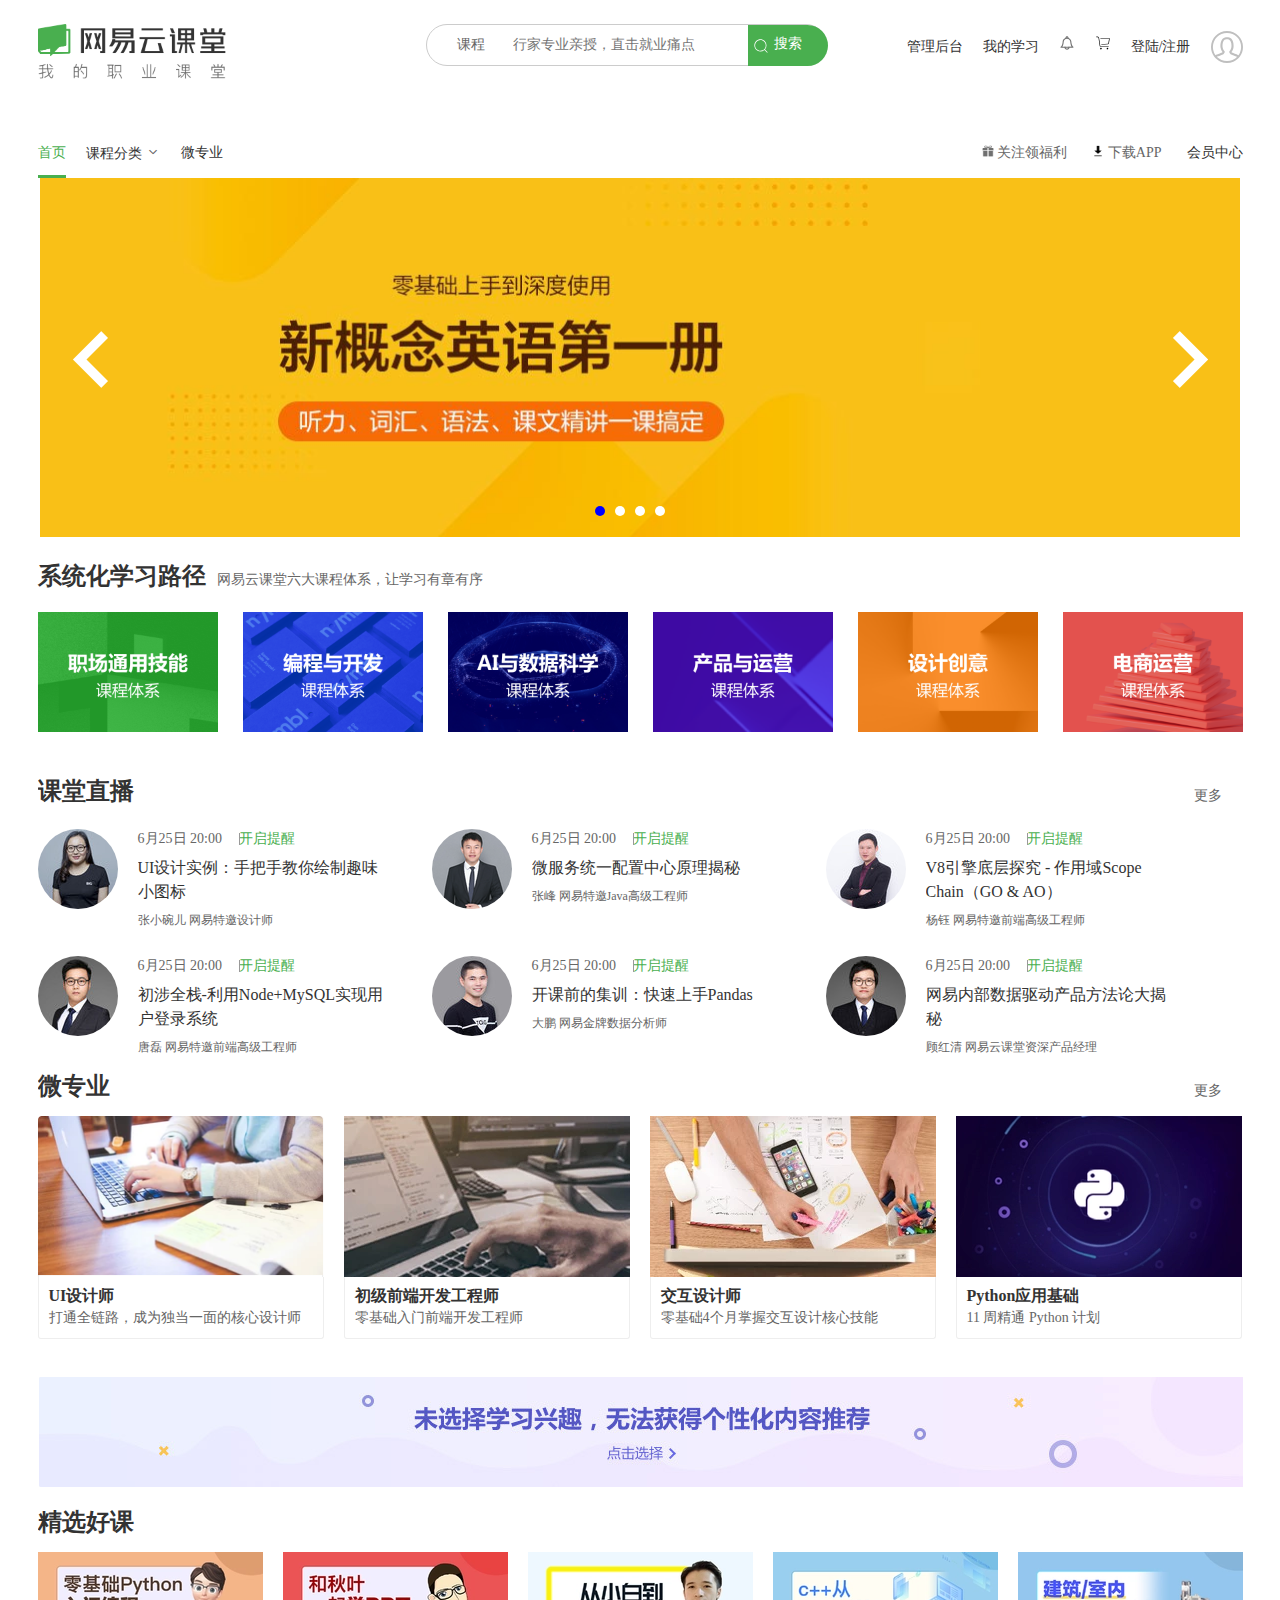
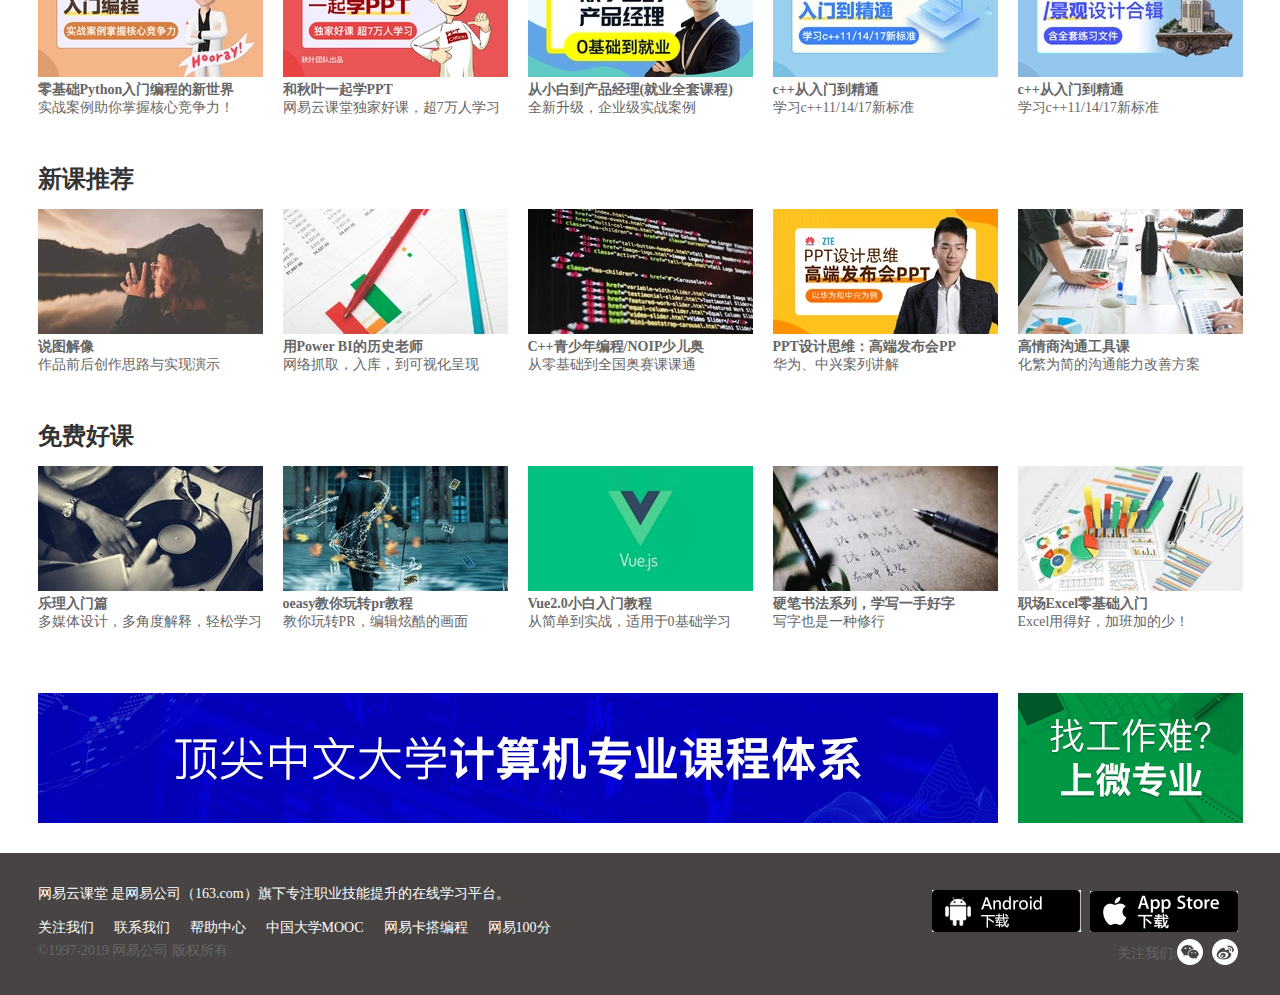
<file: public/index.html>
<!DOCTYPE html>
<html>
<head lang="en">
    <meta charset="UTF-8">
    <title>网易云课堂</title>
</head>
<link rel="stylesheet" href="../css/index.css">
<link rel="stylesheet" href="../css/font_stzl7rgwyqr/iconfont.css">
<body>
    <div class="top_father100%">
        <div class="top_content">
            <div>
                <a href="javascript:;"><img src="../image/logo.png" alt="" class="logo_img float_left"></a>
                <div class="top_input_div float_left">
                    <span>课程</span>
                    <input type="text" class="top_input" placeholder="行家专业亲授，直击就业痛点">
                    <div>搜索</div>
                </div>
                <div class="top_right_nav float_right">
                    <div class="float_right"><a href="javascript:;"><img src="../image/头像.png" alt=""></a></div>
                    <div class="float_right"><a href="javascript:;" class=top_nav_a>登陆/注册</a></div>
                    <i class="line float_right"></i>
                    <div class="float_right"><a href="javascript:;"><img src="../image/购物车.png" alt=""></a></div>
                    <div class="float_right"><a href="javascript:;"><img src="../image/铃铛.png" alt=""></a></div>
                    <div class="float_right"><a href="javascript:;" class=top_nav_a>我的学习</a></div>
                    <div class="float_right"><a href="javascript:;" class=top_nav_a>管理后台</a></div>
                </div>
            </div>
            <div class="top_nav">
                <a href="javascript:;">首页</a>
                <div class="float_left">
                    <a href="javascript:;">课程分类</a>
                    <span class="iconfont icon-xia"></span>
                    <ul class="nav_ul">
                        <li><a href="javascript:;">职场提升</a></li>
                        <li><a href="javascript:;">编程与开发</a></li>
                        <li><a href="javascript:;">AI/数据科学</a></li>
                        <li><a href="javascript:;">产品与运营</a></li>
                        <li><a href="javascript:;">设计创意</a></li>
                        <li><a href="javascript:;">电商运营</a></li>
                        <li><a href="javascript:;">语言学习</a></li>
                        <li><a href="javascript:;">职业考试</a></li>
                        <li><a href="javascript:;">生活兴趣</a></li>
                    </ul>
                </div>
                <a href="javascript:;">微专业</a>
                <div class="float_right">
                    <a href="javascript:;" class="float_right">会员中心</a>
                    <div class="float_right top_nav_r">
                        <img src="../image/下载 (1).png" alt="">
                        <span>下载APP</span>
                        <div class="down_div1 display_none">
                            <img src="../image/nav_qrcode.png" alt="" class="float_left">
                            <div>
                                <h4>扫码下载官方App</h4>
                                <a href="javascript:;"><img src="../image/Android.png" alt="" class="float_right"></a>
                                <a href="javascript:;"><img src="../image/apple.png" alt="" class="float_right"></a>
                            </div>
                        </div>
                    </div>
                    <div class="float_right top_nav_r">
                        <img src="../image/礼物.png" alt="">
                        <span>关注领福利</span>
                        <div class="display_none down_div">
                            <div>
                                关注云课堂官方微信号
                            </div>
                            <div>
                                -领取课程免费福利，超值学习资料-
                            </div>
                            <div>
                                <img src="../image/weixin.png" alt="">
                            </div>
                        </div>
                    </div>
                </div>
            </div>
        </div>
        <div id="main">
            <div id="banner">
              <div id="btn-left"></div>
              <ul id="ul-imgs" style="width:6000px; margin-left:0px;">
                <li><a href="javascript:;"><img src="../image/carousel-1.jpg" alt=""></a></li>
                <li><a href="javascript:;"><img src="../image/carousel-2.jpg" alt=""></a></li>
                <li><a href="javascript:;"><img src="../image/carousel-3.jpg" alt=""></a></li>
                <li><a href="javascript:;"><img src="../image/carousel-4.jpg" alt=""></a></li>
                <li><a href="javascript:;"><img src="../image/carousel-1.jpg" alt=""></a></li>
              </ul>
              <ul id="ul-idxs">
                <!--虽然li个数比实际图片张数多1，但小圆点的个数不必多1-->
                <li class="active"></li>
                <li></li>
                <li></li>
                <li></li>
              </ul>
              <div id="btn-right"></div>
            </div>
        </div>
        <div class="uc-course-system">
            <div class="uc-course-system_hd">
                <h2>系统化学习路径</h2>
                <span>网易云课堂六大课程体系，让学习有章有序</span>
            </div>
            <div class="uc-course-system_wrap">
                <a href="javascript:;"><img src="../image/c1.png" alt=""></a><a href="javascript:;"><img src="../image/c2.png" alt=""></a><a href="javascript:;"><img src="../image/c3.png" alt=""></a><a href="javascript:;"><img src="../image/c4.png" alt=""></a><a href="javascript:;"><img src="../image/c5.png" alt=""></a><a href="javascript:;"><img src="../image/c6.png" alt=""></a>
            </div>
        </div>
        <div class="um-live-live-list">
            <div class="um-live-live-list-hd">
                <h2>课堂直播</h2>
                <a href="javascript:;">
                        <span class="i-icon"></span>
                        <span>更多</span>
                </a>
            </div>
            <div class="um-live-live-list-ct">
                <div class="card">
                    <div class="card_head"><img src="../image/people1.jpg" alt=""></div>
                    <div class="card_action">
                        <span>6月25日 20:00</span><span>开启提醒</span>
                    </div>
                    <div class="card_title">UI设计实例：手把手教你绘制趣味小图标</div>
                    <div class="card_subit">张小碗儿 网易特邀设计师</div>
                </div>
                <div class="card">
                    <div class="card_head"><img src="../image/people.png" alt=""></div>
                    <div class="card_action">
                        <span>6月25日 20:00</span><span>开启提醒</span>
                    </div>
                    <div class="card_title">微服务统一配置中心原理揭秘</div>
                    <div class="card_subit">张峰 网易特邀Java高级工程师</div>
                </div>
                <div class="card">
                    <div class="card_head"><img src="../image/people2.jpg" alt=""></div>
                    <div class="card_action">
                        <span>6月25日 20:00</span><span>开启提醒</span>
                    </div>
                    <div class="card_title">V8引擎底层探究 - 作用域Scope Chain（GO & AO）</div>
                    <div class="card_subit">杨钰 网易特邀前端高级工程师</div>
                </div>
                <div class="card">
                    <div class="card_head"><img src="../image/people3.jpg" alt=""></div>
                    <div class="card_action">
                        <span>6月25日 20:00</span><span>开启提醒</span>
                    </div>
                    <div class="card_title">初涉全栈-利用Node+MySQL实现用户登录系统</div>
                    <div class="card_subit">唐磊 网易特邀前端高级工程师</div>
                </div>
                <div class="card">
                    <div class="card_head"><img src="../image/people4.jpg" alt=""></div>
                    <div class="card_action">
                        <span>6月25日 20:00</span><span>开启提醒</span>
                    </div>
                    <div class="card_title">开课前的集训：快速上手Pandas</div>
                    <div class="card_subit">大鹏 网易金牌数据分析师</div>
                </div>
                <div class="card">
                    <div class="card_head"><img src="../image/people5.jpg" alt=""></div>
                    <div class="card_action">
                        <span>6月25日 20:00</span><span>开启提醒</span>
                    </div>
                    <div class="card_title">网易内部数据驱动产品方法论大揭秘</div>
                    <div class="card_subit">顾红清 网易云课堂资深产品经理</div>
                </div>
            </div>
            <div class="um-micro-card">
                <div class="um-micro-card-hd">
                        <h2>微专业</h2>
                        <a href="javascript:;">
                                <span class="i-icon"></span>
                                <span>更多</span>
                        </a>
                </div>
                <div class="um-micro-card-ct">
                    <div class="um-micro-card-ct-list">
                        <div>
                            <a href="javascript:;">
                                <div><img src="../image/11.png"></div>
                                <div>
                                    <h3>UI设计师</h3>
                                    <p>打通全链路，成为独当一面的核心设计师</p>
                                </div>
                            </a>
                        </div>
                        <div>
                            <a href="javascript:;">
                                <div><img src="../image/1.jpg"></div>
                                <div>
                                    <h3>初级前端开发工程师</h3>
                                    <p>零基础入门前端开发工程师</p>
                                </div>
                            </a>
                        </div>
                        <div>
                            <a href="javascript:;">
                                <div><img src="../image/3.jpg"></div>
                                <div>
                                    <h3>交互设计师</h3>
                                    <p>零基础4个月掌握交互设计核心技能</p>
                                </div>
                            </a>
                        </div>
                        <div>
                            <a href="javascript:;">
                                <div><img src="../image/2.png"></div>
                                <div>
                                    <h3>Python应用基础</h3>
                                    <p>11 周精通 Python 计划</p>
                                </div>
                            </a>
                        </div>
                    </div>
                </div>
            </div>
        </div>
        <div class="mc-index">
            <a href="javascript:;"></a>
        </div>
        <div class="uc-recommend-list">
            <div class="uc-recommend-list-row">
                <div>
                    <h2>精选好课</h2>
                </div>
                <div>
                    <div class="uc-recommend-list-row-conent">
                        <a href="javascript:;">
                            <div class="uc-recommend-list-img">
                                <img src="../image/12.webp" alt="">
                            </div>
                            <div>
                                <h3>零基础Python入门编程的新世界</h3>
                                <p>实战案例助你掌握核心竞争力！</p>
                            </div>
                        </a>
                    </div>
                    <div class="uc-recommend-list-row-conent">
                        <a href="javascript:;">
                            <div class="uc-recommend-list-img">
                                <img src="../image/13.webp" alt="">
                            </div>
                            <div>
                                <h3>和秋叶一起学PPT</h3>
                                 <p>网易云课堂独家好课，超7万人学习</p>
                            </div>
                        </a>
                    </div>
                    <div class="uc-recommend-list-row-conent">
                        <a href="javascript:;">
                            <div class="uc-recommend-list-img">
                                <img src="../image/14.webp" alt="">
                            </div>
                            <div>
                                <h3>从小白到产品经理(就业全套课程)</h3>
                                <p>全新升级，企业级实战案例</p>
                            </div>
                        </a>
                    </div>
                    <div class="uc-recommend-list-row-conent">
                        <a href="javascript:;">
                            <div class="uc-recommend-list-img">
                                <img src="../image/15.webp" alt="">
                            </div>
                            <div>
                                <h3>c++从入门到精通</h3>
                                <p>学习c++11/14/17新标准</p>
                            </div>
                        </a>
                    </div>
                    <div class="uc-recommend-list-row-conent">
                        <a href="javascript:;">
                            <div class="uc-recommend-list-img">
                                <img src="../image/16.webp" alt="">
                            </div>
                            <div>
                                <h3>c++从入门到精通</h3>
                                <p>学习c++11/14/17新标准</p>
                            </div>
                        </a>
                    </div>
                </div>
            </div>
            <div class="uc-recommend-list-row">
                <div>
                    <h2>新课推荐</h2>
                </div>
                <div>
                    <div class="uc-recommend-list-row-conent">
                        <a href="javascript:;">
                            <div class="uc-recommend-list-img">
                                <img src="../image/21.webp" alt="">
                            </div>
                            <div>
                                <h3>说图解像</h3>
                                <p>作品前后创作思路与实现演示</p>
                            </div>
                        </a>
                    </div>
                    <div class="uc-recommend-list-row-conent">
                        <a href="javascript:;">
                            <div class="uc-recommend-list-img">
                                <img src="../image/22.webp" alt="">
                            </div>
                            <div>
                                <h3>用Power BI的历史老师</h3>
                                 <p>网络抓取，入库，到可视化呈现</p>
                            </div>
                        </a>
                    </div>
                    <div class="uc-recommend-list-row-conent">
                        <a href="javascript:;">
                            <div class="uc-recommend-list-img">
                                <img src="../image/23.webp" alt="">
                            </div>
                            <div>
                                <h3>C++青少年编程/NOIP少儿奥</h3>
                                <p>从零基础到全国奥赛课课通</p>
                            </div>
                        </a>
                    </div>
                    <div class="uc-recommend-list-row-conent">
                        <a href="javascript:;">
                            <div class="uc-recommend-list-img">
                                <img src="../image/24.webp" alt="">
                            </div>
                            <div>
                                <h3>PPT设计思维：高端发布会PP</h3>
                                <p>华为、中兴案列讲解</p>
                            </div>
                        </a>
                    </div>
                    <div class="uc-recommend-list-row-conent">
                        <a href="javascript:;">
                            <div class="uc-recommend-list-img">
                                <img src="../image/26.webp" alt="">
                            </div>
                            <div>
                                <h3>高情商沟通工具课</h3>
                                <p>化繁为简的沟通能力改善方案</p>
                            </div>
                        </a>
                    </div>
                </div>
            </div>
            <div class="uc-recommend-list-row">
                <div>
                    <h2>免费好课</h2>
                </div>
                <div>
                    <div class="uc-recommend-list-row-conent">
                        <a href="javascript:;">
                            <div class="uc-recommend-list-img">
                                <img src="../image/31.webp" alt="">
                            </div>
                            <div>
                                <h3>乐理入门篇</h3>
                                <p>多媒体设计，多角度解释，轻松学习</p>
                            </div>
                        </a>
                    </div>
                    <div class="uc-recommend-list-row-conent">
                        <a href="javascript:;">
                            <div class="uc-recommend-list-img">
                                <img src="../image/32.webp" alt="">
                            </div>
                            <div>
                                <h3>oeasy教你玩转pr教程</h3>
                                 <p>教你玩转PR，编辑炫酷的画面</p>
                            </div>
                        </a>
                    </div>
                    <div class="uc-recommend-list-row-conent">
                        <a href="javascript:;">
                            <div class="uc-recommend-list-img">
                                <img src="../image/33.webp" alt="">
                            </div>
                            <div>
                                <h3>Vue2.0小白入门教程</h3>
                                <p>从简单到实战，适用于0基础学习</p>
                            </div>
                        </a>
                    </div>
                    <div class="uc-recommend-list-row-conent">
                        <a href="javascript:;">
                            <div class="uc-recommend-list-img">
                                <img src="../image/34.webp" alt="">
                            </div>
                            <div>
                                <h3>硬笔书法系列，学写一手好字</h3>
                                <p>写字也是一种修行</p>
                            </div>
                        </a>
                    </div>
                    <div class="uc-recommend-list-row-conent">
                        <a href="javascript:;">
                            <div class="uc-recommend-list-img">
                                <img src="../image/35.webp" alt="">
                            </div>
                            <div>
                                <h3>职场Excel零基础入门</h3>
                                <p>Excel用得好，加班加的少！</p>
                            </div>
                        </a>
                    </div>
                </div>
            </div>
            
        </div>
        <div class="footer">
            <div class="float_left"><img src="../image/footer1.jpg" ></div>
            <div class="float_right"><img src="../image/footer2.jpg" ></div>
        </div>
    </div>
    <footer>
        <div class="foot">
            <div class="foot-left float_left">
                <p>网易云课堂 是网易公司（163.com）旗下专注职业技能提升的在线学习平台。</p>
                <ul>
                    <li><a href="javascript:;">关注我们</a></li>
                    <li><a href="javascript:;">联系我们</a></li>
                    <li><a href="javascript:;">帮助中心</a></li>
                    <li><a href="javascript:;">中国大学MOOC</a></li>
                    <li><a href="javascript:;">网易卡搭编程</a></li>
                    <li><a href="javascript:;">网易100分</a></li>
                </ul>
                <div>©1997-2019 网易公司 版权所有</div>
            </div>
            <div class="foot-right float_right">
                <div>
                    <img src="../image/Android.png">
                    <img src="../image/apple.png">
                    <p>关注我们:<img src="../image/we.png"> <img src="../image/bo.png" ></p>
                </div>
            </div>
        </div>
    </footer>
    <script src="../js/jquery-1.11.3.js"></script>
    <script src="../js/index.js"></script>
    <script src="../js/carousel.js"></script>
    <script src="../js/vue.js"></script>
</body>
</html>
</file>
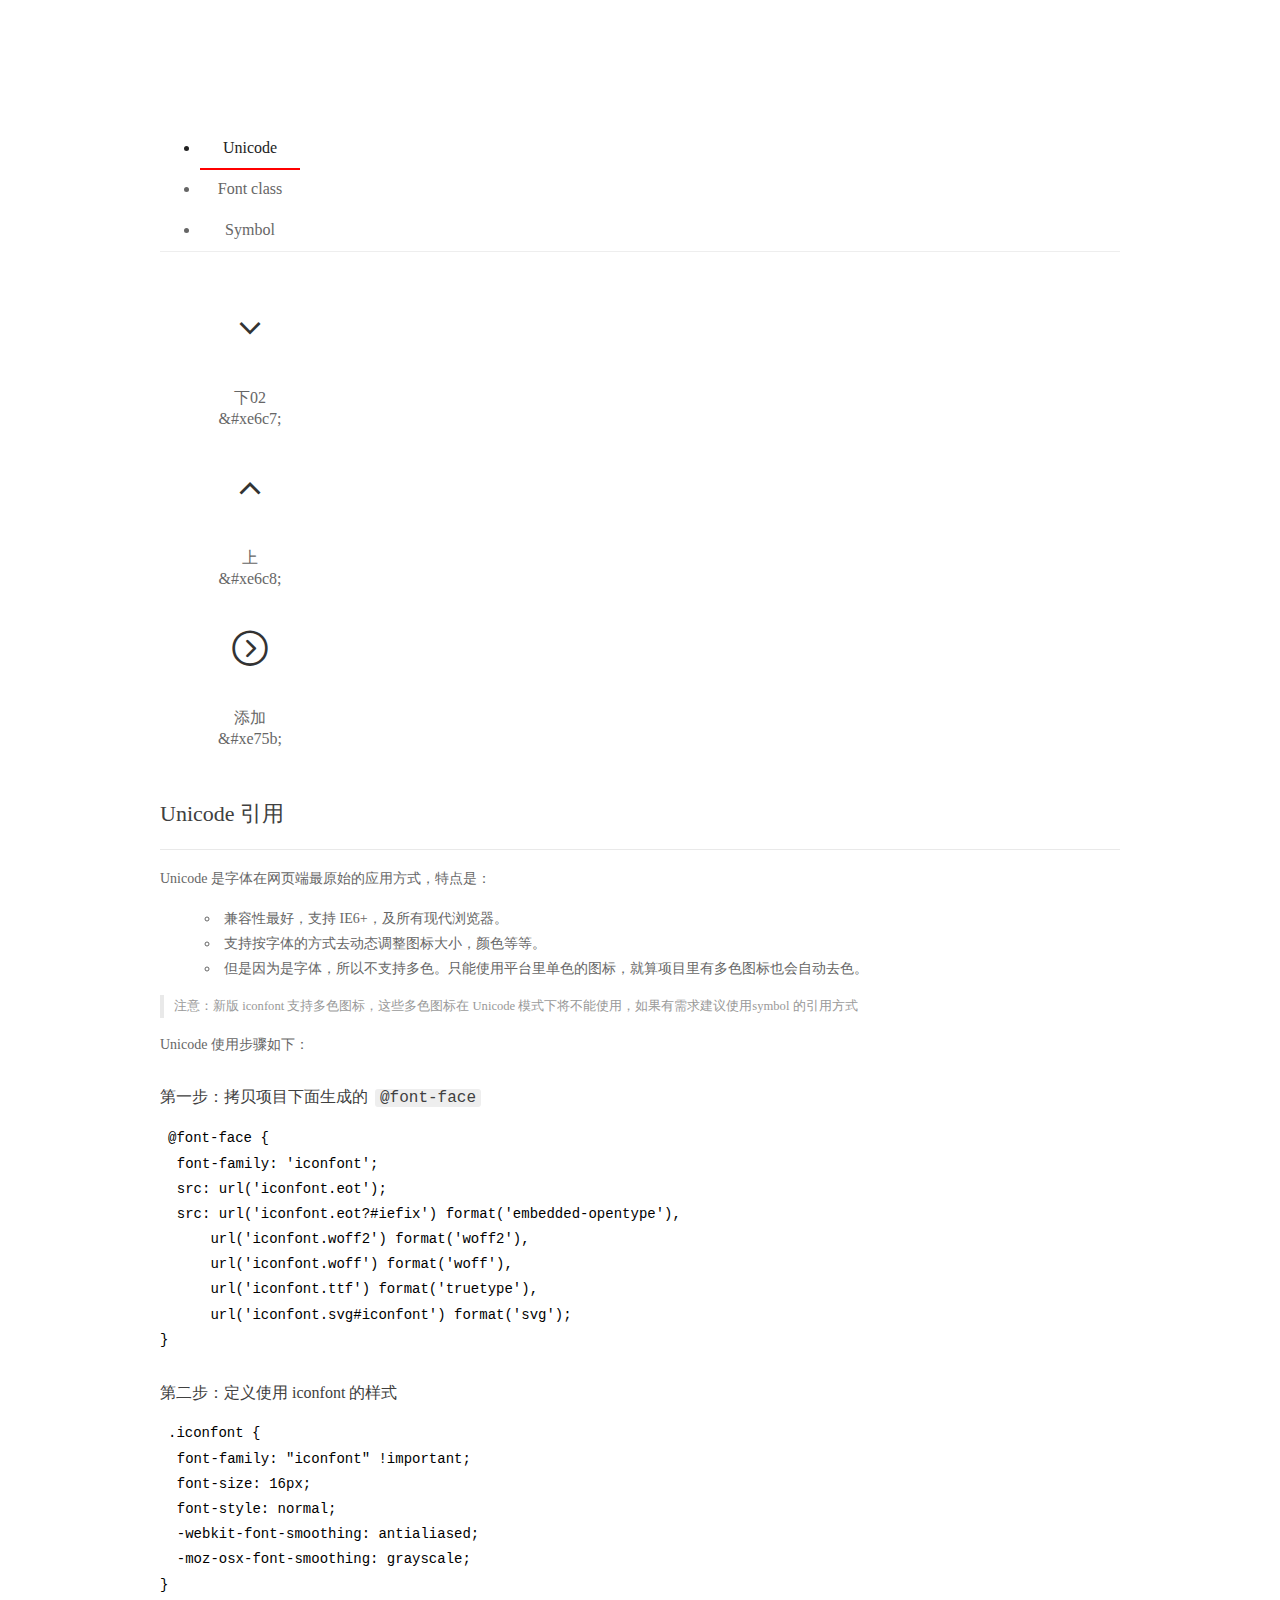
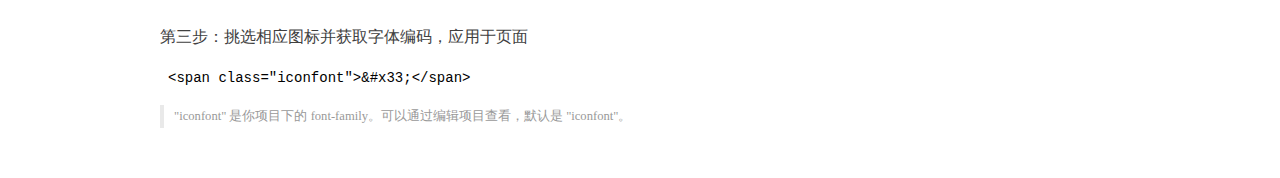
<file: css/font_stzl7rgwyqr/demo_index.html>
<!DOCTYPE html>
<html>
<head>
  <meta charset="utf-8"/>
  <title>IconFont Demo</title>
  <link rel="shortcut icon" href="https://gtms04.alicdn.com/tps/i4/TB1_oz6GVXXXXaFXpXXJDFnIXXX-64-64.ico" type="image/x-icon"/>
  <link rel="stylesheet" href="https://g.alicdn.com/thx/cube/1.3.2/cube.min.css">
  <link rel="stylesheet" href="demo.css">
  <link rel="stylesheet" href="iconfont.css">
  <script src="iconfont.js"></script>
  <!-- jQuery -->
  <script src="https://a1.alicdn.com/oss/uploads/2018/12/26/7bfddb60-08e8-11e9-9b04-53e73bb6408b.js"></script>
  <!-- 代码高亮 -->
  <script src="https://a1.alicdn.com/oss/uploads/2018/12/26/a3f714d0-08e6-11e9-8a15-ebf944d7534c.js"></script>
</head>
<body>
  <div class="main">
    <h1 class="logo"><a href="https://www.iconfont.cn/" title="iconfont 首页" target="_blank">&#xe86b;</a></h1>
    <div class="nav-tabs">
      <ul id="tabs" class="dib-box">
        <li class="dib active"><span>Unicode</span></li>
        <li class="dib"><span>Font class</span></li>
        <li class="dib"><span>Symbol</span></li>
      </ul>
      
    </div>
    <div class="tab-container">
      <div class="content unicode" style="display: block;">
          <ul class="icon_lists dib-box">
          
            <li class="dib">
              <span class="icon iconfont">&#xe6c7;</span>
                <div class="name">下02</div>
                <div class="code-name">&amp;#xe6c7;</div>
              </li>
          
            <li class="dib">
              <span class="icon iconfont">&#xe6c8;</span>
                <div class="name">上</div>
                <div class="code-name">&amp;#xe6c8;</div>
              </li>
          
            <li class="dib">
              <span class="icon iconfont">&#xe75b;</span>
                <div class="name">添加</div>
                <div class="code-name">&amp;#xe75b;</div>
              </li>
          
          </ul>
          <div class="article markdown">
          <h2 id="unicode-">Unicode 引用</h2>
          <hr>

          <p>Unicode 是字体在网页端最原始的应用方式，特点是：</p>
          <ul>
            <li>兼容性最好，支持 IE6+，及所有现代浏览器。</li>
            <li>支持按字体的方式去动态调整图标大小，颜色等等。</li>
            <li>但是因为是字体，所以不支持多色。只能使用平台里单色的图标，就算项目里有多色图标也会自动去色。</li>
          </ul>
          <blockquote>
            <p>注意：新版 iconfont 支持多色图标，这些多色图标在 Unicode 模式下将不能使用，如果有需求建议使用symbol 的引用方式</p>
          </blockquote>
          <p>Unicode 使用步骤如下：</p>
          <h3 id="-font-face">第一步：拷贝项目下面生成的 <code>@font-face</code></h3>
<pre><code class="language-css"
>@font-face {
  font-family: 'iconfont';
  src: url('iconfont.eot');
  src: url('iconfont.eot?#iefix') format('embedded-opentype'),
      url('iconfont.woff2') format('woff2'),
      url('iconfont.woff') format('woff'),
      url('iconfont.ttf') format('truetype'),
      url('iconfont.svg#iconfont') format('svg');
}
</code></pre>
          <h3 id="-iconfont-">第二步：定义使用 iconfont 的样式</h3>
<pre><code class="language-css"
>.iconfont {
  font-family: "iconfont" !important;
  font-size: 16px;
  font-style: normal;
  -webkit-font-smoothing: antialiased;
  -moz-osx-font-smoothing: grayscale;
}
</code></pre>
          <h3 id="-">第三步：挑选相应图标并获取字体编码，应用于页面</h3>
<pre>
<code class="language-html"
>&lt;span class="iconfont"&gt;&amp;#x33;&lt;/span&gt;
</code></pre>
          <blockquote>
            <p>"iconfont" 是你项目下的 font-family。可以通过编辑项目查看，默认是 "iconfont"。</p>
          </blockquote>
          </div>
      </div>
      <div class="content font-class">
        <ul class="icon_lists dib-box">
          
          <li class="dib">
            <span class="icon iconfont icon-xia"></span>
            <div class="name">
              下02
            </div>
            <div class="code-name">.icon-xia
            </div>
          </li>
          
          <li class="dib">
            <span class="icon iconfont icon-shang"></span>
            <div class="name">
              上
            </div>
            <div class="code-name">.icon-shang
            </div>
          </li>
          
          <li class="dib">
            <span class="icon iconfont icon-tianjia"></span>
            <div class="name">
              添加
            </div>
            <div class="code-name">.icon-tianjia
            </div>
          </li>
          
        </ul>
        <div class="article markdown">
        <h2 id="font-class-">font-class 引用</h2>
        <hr>

        <p>font-class 是 Unicode 使用方式的一种变种，主要是解决 Unicode 书写不直观，语意不明确的问题。</p>
        <p>与 Unicode 使用方式相比，具有如下特点：</p>
        <ul>
          <li>兼容性良好，支持 IE8+，及所有现代浏览器。</li>
          <li>相比于 Unicode 语意明确，书写更直观。可以很容易分辨这个 icon 是什么。</li>
          <li>因为使用 class 来定义图标，所以当要替换图标时，只需要修改 class 里面的 Unicode 引用。</li>
          <li>不过因为本质上还是使用的字体，所以多色图标还是不支持的。</li>
        </ul>
        <p>使用步骤如下：</p>
        <h3 id="-fontclass-">第一步：引入项目下面生成的 fontclass 代码：</h3>
<pre><code class="language-html">&lt;link rel="stylesheet" href="./iconfont.css"&gt;
</code></pre>
        <h3 id="-">第二步：挑选相应图标并获取类名，应用于页面：</h3>
<pre><code class="language-html">&lt;span class="iconfont icon-xxx"&gt;&lt;/span&gt;
</code></pre>
        <blockquote>
          <p>"
            iconfont" 是你项目下的 font-family。可以通过编辑项目查看，默认是 "iconfont"。</p>
        </blockquote>
      </div>
      </div>
      <div class="content symbol">
          <ul class="icon_lists dib-box">
          
            <li class="dib">
                <svg class="icon svg-icon" aria-hidden="true">
                  <use xlink:href="#icon-xia"></use>
                </svg>
                <div class="name">下02</div>
                <div class="code-name">#icon-xia</div>
            </li>
          
            <li class="dib">
                <svg class="icon svg-icon" aria-hidden="true">
                  <use xlink:href="#icon-shang"></use>
                </svg>
                <div class="name">上</div>
                <div class="code-name">#icon-shang</div>
            </li>
          
            <li class="dib">
                <svg class="icon svg-icon" aria-hidden="true">
                  <use xlink:href="#icon-tianjia"></use>
                </svg>
                <div class="name">添加</div>
                <div class="code-name">#icon-tianjia</div>
            </li>
          
          </ul>
          <div class="article markdown">
          <h2 id="symbol-">Symbol 引用</h2>
          <hr>

          <p>这是一种全新的使用方式，应该说这才是未来的主流，也是平台目前推荐的用法。相关介绍可以参考这篇<a href="">文章</a>
            这种用法其实是做了一个 SVG 的集合，与另外两种相比具有如下特点：</p>
          <ul>
            <li>支持多色图标了，不再受单色限制。</li>
            <li>通过一些技巧，支持像字体那样，通过 <code>font-size</code>, <code>color</code> 来调整样式。</li>
            <li>兼容性较差，支持 IE9+，及现代浏览器。</li>
            <li>浏览器渲染 SVG 的性能一般，还不如 png。</li>
          </ul>
          <p>使用步骤如下：</p>
          <h3 id="-symbol-">第一步：引入项目下面生成的 symbol 代码：</h3>
<pre><code class="language-html">&lt;script src="./iconfont.js"&gt;&lt;/script&gt;
</code></pre>
          <h3 id="-css-">第二步：加入通用 CSS 代码（引入一次就行）：</h3>
<pre><code class="language-html">&lt;style&gt;
.icon {
  width: 1em;
  height: 1em;
  vertical-align: -0.15em;
  fill: currentColor;
  overflow: hidden;
}
&lt;/style&gt;
</code></pre>
          <h3 id="-">第三步：挑选相应图标并获取类名，应用于页面：</h3>
<pre><code class="language-html">&lt;svg class="icon" aria-hidden="true"&gt;
  &lt;use xlink:href="#icon-xxx"&gt;&lt;/use&gt;
&lt;/svg&gt;
</code></pre>
          </div>
      </div>

    </div>
  </div>
  <script>
  $(document).ready(function () {
      $('.tab-container .content:first').show()

      $('#tabs li').click(function (e) {
        var tabContent = $('.tab-container .content')
        var index = $(this).index()

        if ($(this).hasClass('active')) {
          return
        } else {
          $('#tabs li').removeClass('active')
          $(this).addClass('active')

          tabContent.hide().eq(index).fadeIn()
        }
      })
    })
  </script>
</body>
</html>
</file>
<file: css/index.css>
*{
  margin: 0;
  padding: 0;
  color:#666;
  font-size: 14px;
  box-sizing: border-box;
}
a{
  color:#333;
  text-decoration: none;
}
.float_left{
  float:left;
}
.float_right{
  float: right;
}
.border{
  border: 1px solid #49AF4F !important;
}
.display_none{
  display: none;
}
.top_content{
  width: 1205px;
  margin: auto;
}
.top_content>div:first-child{
  height: 106px;
  margin-top: 24px;
}
.logo_img{
  width: 188px;
  height: 55px;
  margin-right: 200px;
}
.top_right_nav a:hover{
  color:#49AF4F;
}
.top_input_div{
  width: 401px;
  border:1px solid #ccc;
  border-radius:25px;
  position:relative;
}
.top_input_div>div{
  background-color:#49AF4F;
  width: 80px;
  height: 41px;
  position: absolute;
  border-top-right-radius: 25px;
  border-bottom-right-radius: 25px;
  top:0;
  left:321px;
  text-align: center;
  line-height: 38px;
  color:#fff;
  background-image: url(../image/放大镜.png);
  background-repeat: no-repeat;
  background-position: 5px center;
  cursor: pointer;
}
.top_input_div span{
  margin-left:30px; 
  line-height: 40px;
  cursor: pointer;
}
.top_input{
  width: 240px;
  padding-left: 25px;
  border-left: 0;
  outline: none;
  border: 1px solid #ccc;
  border: 0;
}
.top_right_nav div:not(:first-child){
  margin-right: 20px;
}
.top_right_nav a{
  line-height: 46px;
}

.top_right_nav a>img{
  margin-top:7px;
}
.top_nav>a{
  display:block;
  float: left;
  margin-right: 20px;
}
.top_nav>a:nth-child(3){
  margin-left:20px;
}
.top_nav>a:first-child{
  border-bottom:3px solid #49AF4F;
  color:#49AF4F;
}
.top_nav>a:hover{
  border-bottom:3px solid #49AF4F;
  color:#49AF4F;
}
.top_nav>div>a:hover{
  color:#49AF4F;
  height: 100%;
}
.nav_ul{
  list-style: none;
  position: absolute;
  top: 44px;
  left:35px;
  overflow: hidden;
  box-shadow:0px 0px 14px 0px #0000001a;
  text-align: center;
  transition: all 0.3s linear;
  height: 0;
  z-index: 10;
  background-color:#fff;
}
.nav_ul li{
  width: 106px;
  height: 44px;
  cursor: pointer;
}
.top_nav{
  position: relative;
  height: 45px;
  line-height: 45px;
}
.nav_ul li:hover{
  background-color:lightblue;
  line-height:44px;
}
.top_nav>div:nth-child(2):hover>ul.nav_ul{
  height: 396px;
}
.top_nav_r{
  margin-right:25px;
  cursor: pointer;
  position: relative;
}
.top_nav_r img{
  width: 12px;
  cursor: pointer;
}
.top_nav_r:hover{
  color:#49AF4F;
}
.top_nav_r:hover>div:last-child{
  display: block;
}
.top_content::after{
  content: "";
  display: block;
  clear: both;
}
/* 轮播图 */
#main{
  width:1200px;
  margin:0 auto;
}
#banner{
  width:1200px;
  overflow:hidden;
  position:relative;
}
#ul-imgs{
  list-style:none;
}
#ul-imgs.transition{
  transition:all .5s linear;
}
#ul-imgs>li{
  width:1200px;
  float:left;
}
#ul-imgs img{
  width:1200px;
}
#ul-idxs{
  width:100px;
  margin:0 auto;
  list-style:none;
  position:absolute;
  bottom:25px;
  left:50%;
  margin-left:-50px;
}
#ul-idxs>li{
  float:left;
  width:10px; height:10px;
  background-color:#fff;
  border-radius:5px;
  margin:0 5px;
  cursor:pointer;
}
#ul-idxs>li.active{
  background-color:blue;
}
#btn-left,#btn-right{
  width:60px;
  height:100%;
  position:absolute;
  top:0;
  background-repeat:no-repeat;
  background-position:center;
  cursor:pointer;
}
#btn-left{
  left:20px;
  background-image:url(../image/left_ar.png);
}
#btn-right{
  right:20px;
  background-image:url(../image/right_ar.png);
}
#btn-left:hover,#btn-right:hover{
  background-size:40px 70px
}
.top_nav_r>span:hover{
  color:#49AF4F;
}
div.down_div{
  width: 240px;
  height: 244px;
  text-align: center;
  position: absolute;
  z-index: 10;
  background: #fff;
  border-radius: 2px;
  box-shadow: 0 2px 8px 0 rgba(0,0,0,0.15);
  left: -70px;
  padding-bottom: 20px;
}
.down_div img{
  width: 145px;
}
.down_div>div:first-child{
  height: 30px;
  font-size: 14px;
  color: #333;
  height: 30px;
  line-height: 30px;
}
.down_div>div:nth-child(2){
  font-size: 12px;
  color: #666;
  height: 26px;
  line-height: 26px;
}
.down_div1{
  position: absolute;
  padding: 20px;
  background-color: #fff;
  height: 140px;
  width: 310px;
  border: 1px solid #ddd;
  box-sizing: content-box;
  z-index: 10;
  left: -125px;
  text-align: center;
}
.down_div1 img{
  width: 140px;
}
.down_div1 h4{
  line-height: 28px;
  font-size: 17px;
  color: #666;
}
.down_div1 div img{
  width: 150px;
  height: 44px;
  margin-top: 10px;
}
.uc-course-system{
  width: 1205px;
  margin: 20px auto 40px auto;
}
.uc-course-system_wrap{
  width: 1230px;
  margin-top:20px;
}
.uc-course-system_wrap img{
  width: 180px;
  height: 120px;
}
.uc-course-system_wrap a{
  margin-right: 25px;
  border-radius: 3px;
  overflow: hidden;
}
.uc-course-system_hd h2{
  font-size: 24px;
  line-height: 31px;
  color: #333;
  display: inline-block;
}
.uc-course-system_hd span{
  font-size: 14px;
  line-height: 19px;
  color: #666;
  margin-left: 8px;
}
.um-live-live-list{
  margin: 0 auto;
  width: 1205px;
}
.um-live-live-list-hd{
  position: relative;
  width: 1205px;
  margin: 0 auto 10px;
  overflow: hidden;
  z-index: 0
}
.um-live-live-list h2{
  float: left;
  font-size: 24px;
  color: #333;
  line-height: 31px
}
.um-live-live-list a{
  position: relative;
  top: 4px;
  float: right;
  color: #666;
  font-size: 14px;
  line-height: 31px;
}
.um-live-live-list a span:hover{
  color:#49AF4F;
}
.um-live-live-list .i-icon{
  position: relative;
  top:7px;
  display: inline-block;
  width: 18px;
  height: 18px;
  background: url(//s.stu.126.net/res/images/ui/ui_sprite.png?1367c4a…) no-repeat -1px -1674px;
  margin-left: 3px;
  float:right;
  cursor: pointer;
}
.um-live-live-list-ct{
  margin: 0 auto 0 -12px;
  width: 1254px;
  font-size: 0;
}
.card{
  display: inline-block;
  padding: 12px;
  margin-right: 24px;
  width: 370px;
  font-size: 0;
  vertical-align: top;
  margin-bottom: 4px;
  cursor: pointer;
  position: relative;
}
.card:hover{
  box-shadow: 0 0 6px 0 rgba(0,0,0,0.1);
  border-radius: 2px;
}
.card_head{
  float: left;
  margin-right: 20px;
  height: 80px;
  width: 80px;
  font-size: 0;
}
.card_head img{
  height: 100%;
  width: 100%;
  border-radius: 50%
}
.card_action{
  position: relative;
  margin-bottom: 8px;
  font-size: 14px;
  line-height: 19px;
  color: #333;
}
.card_action>span{
  margin-right: 17px;
}
.card_action>span:first-child::after{
  position: absolute;
  content: '';
  height: 12px;
  width: 1px;
  background: #999;
  top: 4px;
  left: 201px;
}
.card_action>span:last-child{
  color:#49AF4F;
}
.card_title{
  margin-bottom: 8px;
  font-size: 16px;
  line-height: 24px;
  color: #333;
  overflow: hidden;
}
.card_subit{
  font-size: 12px;
  line-height: 16px;
  color: #666;
  margin-left: 100px;
}
.um-micro-card-hd{
  position: relative;
    width: 1205px;
    margin: 0 auto 10px;
    overflow: hidden;
    z-index: 0;
    vertical-align: middle;
}
.um-micro-card-ct{
  position: relative;
  width: 1205px;
  margin: 10px auto;
  overflow: hidden;
  z-index: 0;
}
.um-micro-card-ct-list{
  margin: 0 -20px -32px 0;
  overflow: hidden;
  position: relative;
  width: 1225px;
  margin: 0 auto;
  z-index: 0
}
.um-micro-card-ct-list a{
  float: left;
  margin: 0 20px 32px 0;
  position: relative;
  width: 286px;
}
.um-live-live-list a img{
  display: block;
  width: 286px;
  height: 161px;
  transition: all 0.6s;
}
.um-live-live-list a div:first-child{
  overflow: hidden;
}
.um-live-live-list a img:hover{
  transform:scale(1.3);
}
.um-live-live-list a div:last-child{
  padding: 8px 0 12px 10px;
    box-sizing: border-box;
    text-align: left;
    margin: 0 auto;
    border: 1px solid #eee;
    border-top: none;
    border-radius: 0 0 3px 3px;
}
.um-live-live-list a div:last-child h3{
  font-size: 16px;
  height: 22px;
  line-height: 22px;
  margin: 0 0 3px 0;
  color: #333;
}
.um-live-live-list a div:last-child p{
  white-space: nowrap;
    font-size: 14px;
    height: 16px;
    line-height: 16px;
    margin: 0;
    color: #666;
}
.mc-index a{
  display: block;
  margin:0 auto 20px;
  width: 1205px;
  height: 110px;
  background:url("../image/logo_content.png");
}
.uc-recommend-list-row{
  margin: 0 auto;
  width: 1205px;
  overflow: hidden;
}
.uc-recommend-list-row>div:last-child{
  overflow: hidden;
  width: 1225px;
}
.uc-recommend-list-row-conent{
  float: left;
  background-color: #fff;
  margin: 0 20px 32px 0;
  width: 225px;
  height: 180px;
  overflow: hidden;
}
.uc-recommend-list-row>div:first-child h2{
  margin-bottom: 14px;
  font-size: 24px;
  color: #333;
  height: 31px;
  line-height: 31px
}
.uc-recommend-list-row-conent a{
  display: block;
}
.uc-recommend-list-row-conenta>div:last-child>h3{
  line-height: 22px;
  margin: 6px 0;
}
.uc-recommend-list-row-conent>div:last-child>p{
  font-size: 12px;
    color: #888888;
    line-height: 18px;
    height: 18px;
    overflow: hidden;
}
.uc-recommend-list-img{
  overflow: hidden;
}
.uc-recommend-list-img img{
  transition: all .3s linear;
}
.uc-recommend-list-img img:hover{
  transform: scale(1.1)
}
.footer{
  margin: 15px auto 26px;
  width: 1205px;
  overflow: hidden;
}
footer{
 background: #474443; 
}
footer>.foot{
  margin: 0 auto;
  line-height: 23px;
  position: relative;
  width: 1205px;
}
footer>.foot:after{
  content:"";
  display: block;
  clear: both;
}
.foot>.foot-left{
  width: 702px;
  padding: 30px 0;
}
.foot>.foot-left p{
  width: 740px;
  line-height: 22px;
  margin-bottom: 11px;
  color:#fff;
}
.foot-left ul{
  list-style: none;
}
.foot-left ul::after{
  content:"";
  display: block;
  clear: both;
}
.foot-left ul li{
  float: left;
  margin-right: 20px;
}
.foot-left ul li a{
  color:#fff;
}
.foot-right{
  padding: 30px 0px;
  font-size: 12px;
  text-align: right;
  line-height: 22px;
}
.foot-right img{
  position: relative;
  top: 7px;
  margin-right:5px;
}
</file>
<file: css/font_stzl7rgwyqr/iconfont.css>
@font-face {font-family: "iconfont";
  src: url('iconfont.eot?t=1561298224936'); /* IE9 */
  src: url('iconfont.eot?t=1561298224936#iefix') format('embedded-opentype'), /* IE6-IE8 */
  url('[data-uri]') format('woff2'),
  url('iconfont.woff?t=1561298224936') format('woff'),
  url('iconfont.ttf?t=1561298224936') format('truetype'), /* chrome, firefox, opera, Safari, Android, iOS 4.2+ */
  url('iconfont.svg?t=1561298224936#iconfont') format('svg'); /* iOS 4.1- */
}

.iconfont {
  font-family: "iconfont" !important;
  font-size: 16px;
  font-style: normal;
  -webkit-font-smoothing: antialiased;
  -moz-osx-font-smoothing: grayscale;
}

.icon-xia:before {
  content: "\e6c7";
}

.icon-shang:before {
  content: "\e6c8";
}

.icon-tianjia:before {
  content: "\e75b";
}
</file>
<file: css/font_stzl7rgwyqr/demo.css>
/* Logo 字体 */
@font-face {
  font-family: "iconfont logo";
  src: url('https://at.alicdn.com/t/font_985780_km7mi63cihi.eot?t=1545807318834');
  src: url('https://at.alicdn.com/t/font_985780_km7mi63cihi.eot?t=1545807318834#iefix') format('embedded-opentype'),
    url('https://at.alicdn.com/t/font_985780_km7mi63cihi.woff?t=1545807318834') format('woff'),
    url('https://at.alicdn.com/t/font_985780_km7mi63cihi.ttf?t=1545807318834') format('truetype'),
    url('https://at.alicdn.com/t/font_985780_km7mi63cihi.svg?t=1545807318834#iconfont') format('svg');
}

.logo {
  font-family: "iconfont logo";
  font-size: 160px;
  font-style: normal;
  -webkit-font-smoothing: antialiased;
  -moz-osx-font-smoothing: grayscale;
}

/* tabs */
.nav-tabs {
  position: relative;
}

.nav-tabs .nav-more {
  position: absolute;
  right: 0;
  bottom: 0;
  height: 42px;
  line-height: 42px;
  color: #666;
}

#tabs {
  border-bottom: 1px solid #eee;
}

#tabs li {
  cursor: pointer;
  width: 100px;
  height: 40px;
  line-height: 40px;
  text-align: center;
  font-size: 16px;
  border-bottom: 2px solid transparent;
  position: relative;
  z-index: 1;
  margin-bottom: -1px;
  color: #666;
}


#tabs .active {
  border-bottom-color: #f00;
  color: #222;
}

.tab-container .content {
  display: none;
}

/* 页面布局 */
.main {
  padding: 30px 100px;
  width: 960px;
  margin: 0 auto;
}

.main .logo {
  color: #333;
  text-align: left;
  margin-bottom: 30px;
  line-height: 1;
  height: 110px;
  margin-top: -50px;
  overflow: hidden;
  *zoom: 1;
}

.main .logo a {
  font-size: 160px;
  color: #333;
}

.helps {
  margin-top: 40px;
}

.helps pre {
  padding: 20px;
  margin: 10px 0;
  border: solid 1px #e7e1cd;
  background-color: #fffdef;
  overflow: auto;
}

.icon_lists {
  width: 100% !important;
  overflow: hidden;
  *zoom: 1;
}

.icon_lists li {
  width: 100px;
  margin-bottom: 10px;
  margin-right: 20px;
  text-align: center;
  list-style: none !important;
  cursor: default;
}

.icon_lists li .code-name {
  line-height: 1.2;
}

.icon_lists .icon {
  display: block;
  height: 100px;
  line-height: 100px;
  font-size: 42px;
  margin: 10px auto;
  color: #333;
  -webkit-transition: font-size 0.25s linear, width 0.25s linear;
  -moz-transition: font-size 0.25s linear, width 0.25s linear;
  transition: font-size 0.25s linear, width 0.25s linear;
}

.icon_lists .icon:hover {
  font-size: 100px;
}

.icon_lists .svg-icon {
  /* 通过设置 font-size 来改变图标大小 */
  width: 1em;
  /* 图标和文字相邻时，垂直对齐 */
  vertical-align: -0.15em;
  /* 通过设置 color 来改变 SVG 的颜色/fill */
  fill: currentColor;
  /* path 和 stroke 溢出 viewBox 部分在 IE 下会显示
      normalize.css 中也包含这行 */
  overflow: hidden;
}

.icon_lists li .name,
.icon_lists li .code-name {
  color: #666;
}

/* markdown 样式 */
.markdown {
  color: #666;
  font-size: 14px;
  line-height: 1.8;
}

.highlight {
  line-height: 1.5;
}

.markdown img {
  vertical-align: middle;
  max-width: 100%;
}

.markdown h1 {
  color: #404040;
  font-weight: 500;
  line-height: 40px;
  margin-bottom: 24px;
}

.markdown h2,
.markdown h3,
.markdown h4,
.markdown h5,
.markdown h6 {
  color: #404040;
  margin: 1.6em 0 0.6em 0;
  font-weight: 500;
  clear: both;
}

.markdown h1 {
  font-size: 28px;
}

.markdown h2 {
  font-size: 22px;
}

.markdown h3 {
  font-size: 16px;
}

.markdown h4 {
  font-size: 14px;
}

.markdown h5 {
  font-size: 12px;
}

.markdown h6 {
  font-size: 12px;
}

.markdown hr {
  height: 1px;
  border: 0;
  background: #e9e9e9;
  margin: 16px 0;
  clear: both;
}

.markdown p {
  margin: 1em 0;
}

.markdown>p,
.markdown>blockquote,
.markdown>.highlight,
.markdown>ol,
.markdown>ul {
  width: 80%;
}

.markdown ul>li {
  list-style: circle;
}

.markdown>ul li,
.markdown blockquote ul>li {
  margin-left: 20px;
  padding-left: 4px;
}

.markdown>ul li p,
.markdown>ol li p {
  margin: 0.6em 0;
}

.markdown ol>li {
  list-style: decimal;
}

.markdown>ol li,
.markdown blockquote ol>li {
  margin-left: 20px;
  padding-left: 4px;
}

.markdown code {
  margin: 0 3px;
  padding: 0 5px;
  background: #eee;
  border-radius: 3px;
}

.markdown strong,
.markdown b {
  font-weight: 600;
}

.markdown>table {
  border-collapse: collapse;
  border-spacing: 0px;
  empty-cells: show;
  border: 1px solid #e9e9e9;
  width: 95%;
  margin-bottom: 24px;
}

.markdown>table th {
  white-space: nowrap;
  color: #333;
  font-weight: 600;
}

.markdown>table th,
.markdown>table td {
  border: 1px solid #e9e9e9;
  padding: 8px 16px;
  text-align: left;
}

.markdown>table th {
  background: #F7F7F7;
}

.markdown blockquote {
  font-size: 90%;
  color: #999;
  border-left: 4px solid #e9e9e9;
  padding-left: 0.8em;
  margin: 1em 0;
}

.markdown blockquote p {
  margin: 0;
}

.markdown .anchor {
  opacity: 0;
  transition: opacity 0.3s ease;
  margin-left: 8px;
}

.markdown .waiting {
  color: #ccc;
}

.markdown h1:hover .anchor,
.markdown h2:hover .anchor,
.markdown h3:hover .anchor,
.markdown h4:hover .anchor,
.markdown h5:hover .anchor,
.markdown h6:hover .anchor {
  opacity: 1;
  display: inline-block;
}

.markdown>br,
.markdown>p>br {
  clear: both;
}


.hljs {
  display: block;
  background: white;
  padding: 0.5em;
  color: #333333;
  overflow-x: auto;
}

.hljs-comment,
.hljs-meta {
  color: #969896;
}

.hljs-string,
.hljs-variable,
.hljs-template-variable,
.hljs-strong,
.hljs-emphasis,
.hljs-quote {
  color: #df5000;
}

.hljs-keyword,
.hljs-selector-tag,
.hljs-type {
  color: #a71d5d;
}

.hljs-literal,
.hljs-symbol,
.hljs-bullet,
.hljs-attribute {
  color: #0086b3;
}

.hljs-section,
.hljs-name {
  color: #63a35c;
}

.hljs-tag {
  color: #333333;
}

.hljs-title,
.hljs-attr,
.hljs-selector-id,
.hljs-selector-class,
.hljs-selector-attr,
.hljs-selector-pseudo {
  color: #795da3;
}

.hljs-addition {
  color: #55a532;
  background-color: #eaffea;
}

.hljs-deletion {
  color: #bd2c00;
  background-color: #ffecec;
}

.hljs-link {
  text-decoration: underline;
}

/* 代码高亮 */
/* PrismJS 1.15.0
https://prismjs.com/download.html#themes=prism&languages=markup+css+clike+javascript */
/**
 * prism.js default theme for JavaScript, CSS and HTML
 * Based on dabblet (http://dabblet.com)
 * @author Lea Verou
 */
code[class*="language-"],
pre[class*="language-"] {
  color: black;
  background: none;
  text-shadow: 0 1px white;
  font-family: Consolas, Monaco, 'Andale Mono', 'Ubuntu Mono', monospace;
  text-align: left;
  white-space: pre;
  word-spacing: normal;
  word-break: normal;
  word-wrap: normal;
  line-height: 1.5;

  -moz-tab-size: 4;
  -o-tab-size: 4;
  tab-size: 4;

  -webkit-hyphens: none;
  -moz-hyphens: none;
  -ms-hyphens: none;
  hyphens: none;
}

pre[class*="language-"]::-moz-selection,
pre[class*="language-"] ::-moz-selection,
code[class*="language-"]::-moz-selection,
code[class*="language-"] ::-moz-selection {
  text-shadow: none;
  background: #b3d4fc;
}

pre[class*="language-"]::selection,
pre[class*="language-"] ::selection,
code[class*="language-"]::selection,
code[class*="language-"] ::selection {
  text-shadow: none;
  background: #b3d4fc;
}

@media print {

  code[class*="language-"],
  pre[class*="language-"] {
    text-shadow: none;
  }
}

/* Code blocks */
pre[class*="language-"] {
  padding: 1em;
  margin: .5em 0;
  overflow: auto;
}

:not(pre)>code[class*="language-"],
pre[class*="language-"] {
  background: #f5f2f0;
}

/* Inline code */
:not(pre)>code[class*="language-"] {
  padding: .1em;
  border-radius: .3em;
  white-space: normal;
}

.token.comment,
.token.prolog,
.token.doctype,
.token.cdata {
  color: slategray;
}

.token.punctuation {
  color: #999;
}

.namespace {
  opacity: .7;
}

.token.property,
.token.tag,
.token.boolean,
.token.number,
.token.constant,
.token.symbol,
.token.deleted {
  color: #905;
}

.token.selector,
.token.attr-name,
.token.string,
.token.char,
.token.builtin,
.token.inserted {
  color: #690;
}

.token.operator,
.token.entity,
.token.url,
.language-css .token.string,
.style .token.string {
  color: #9a6e3a;
  background: hsla(0, 0%, 100%, .5);
}

.token.atrule,
.token.attr-value,
.token.keyword {
  color: #07a;
}

.token.function,
.token.class-name {
  color: #DD4A68;
}

.token.regex,
.token.important,
.token.variable {
  color: #e90;
}

.token.important,
.token.bold {
  font-weight: bold;
}

.token.italic {
  font-style: italic;
}

.token.entity {
  cursor: help;
}
</file>
